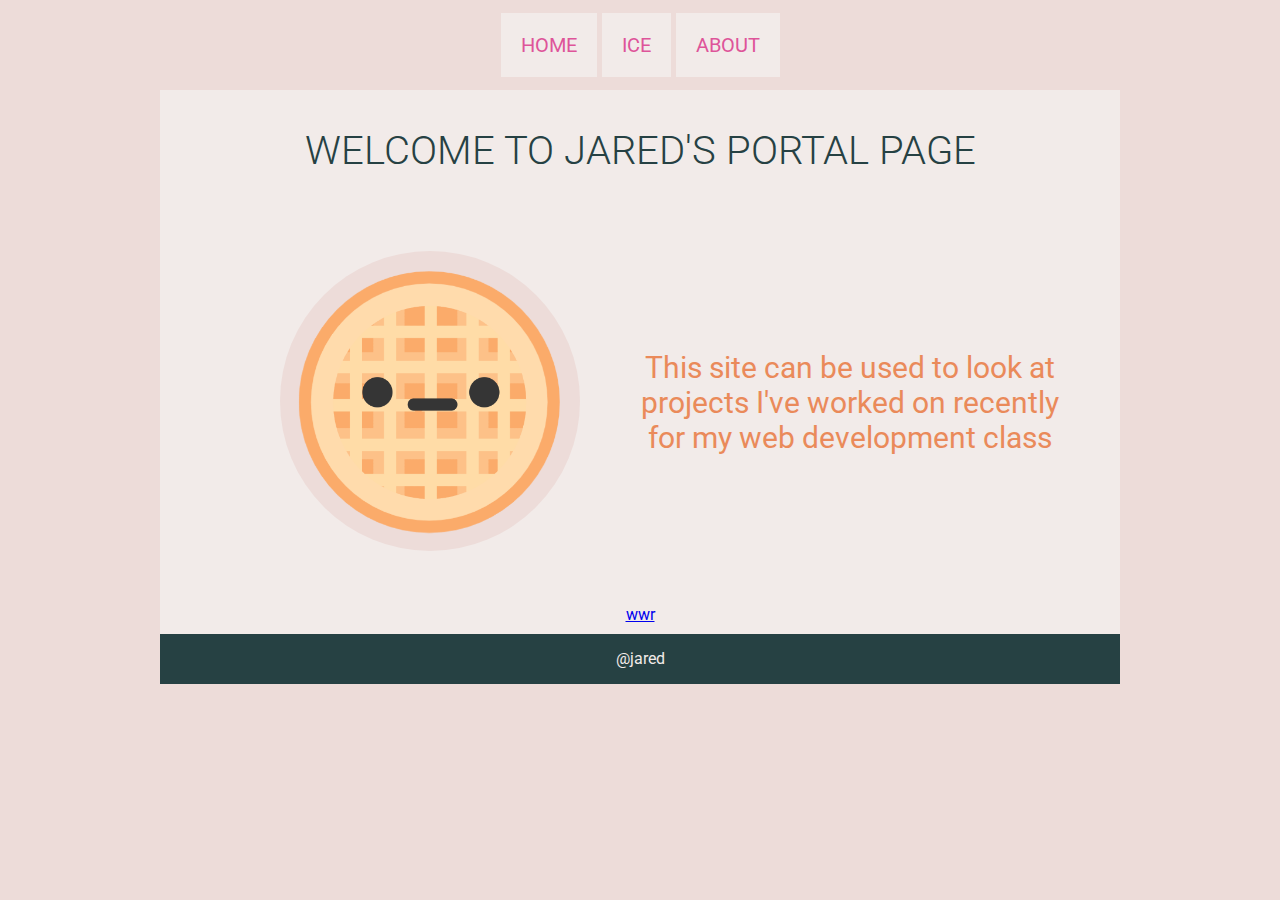
<file: index.html>
<!DOCTYPE html>
<html lang="en">
<head>
    <meta charset="UTF-8">
    <meta name="viewport" content="width=device-width, initial-scale=1.0">
    <link rel="stylesheet" href="styles/style.css">
    <link href="https://fonts.googleapis.com/css2?family=Roboto:ital,wght@0,100..900;1,100..900&display=swap" rel="stylesheet">
    <title>Document</title>
</head>
<body>
    <div>
        <nav class="nav-bar">
            <a href="index.html" class="nav-element">HOME</a>
            <a href="ice.html" class="nav-element">ICE</a>
            <a href="about.html" class="nav-element">ABOUT</a>
        </nav>
        <div class="welcome">
        </div>
        <div class="main-container">
            <h1>WELCOME TO JARED'S PORTAL PAGE</h1>
            <div class="content">
                <div>
                    <img src="images/waffle_icon.png" alt="waffle">
                </div>
                <div>
                    <p>This site can be used to look at projects I've worked on recently for my web development class</p>
                </div>
            </div>
            <a href="wwr" target="_blank" class="https://jared4080.github.io/wwr/">wwr</a>
        </div>
    </div>
    <footer>@jared</footer>
</body>
</html>
</file>
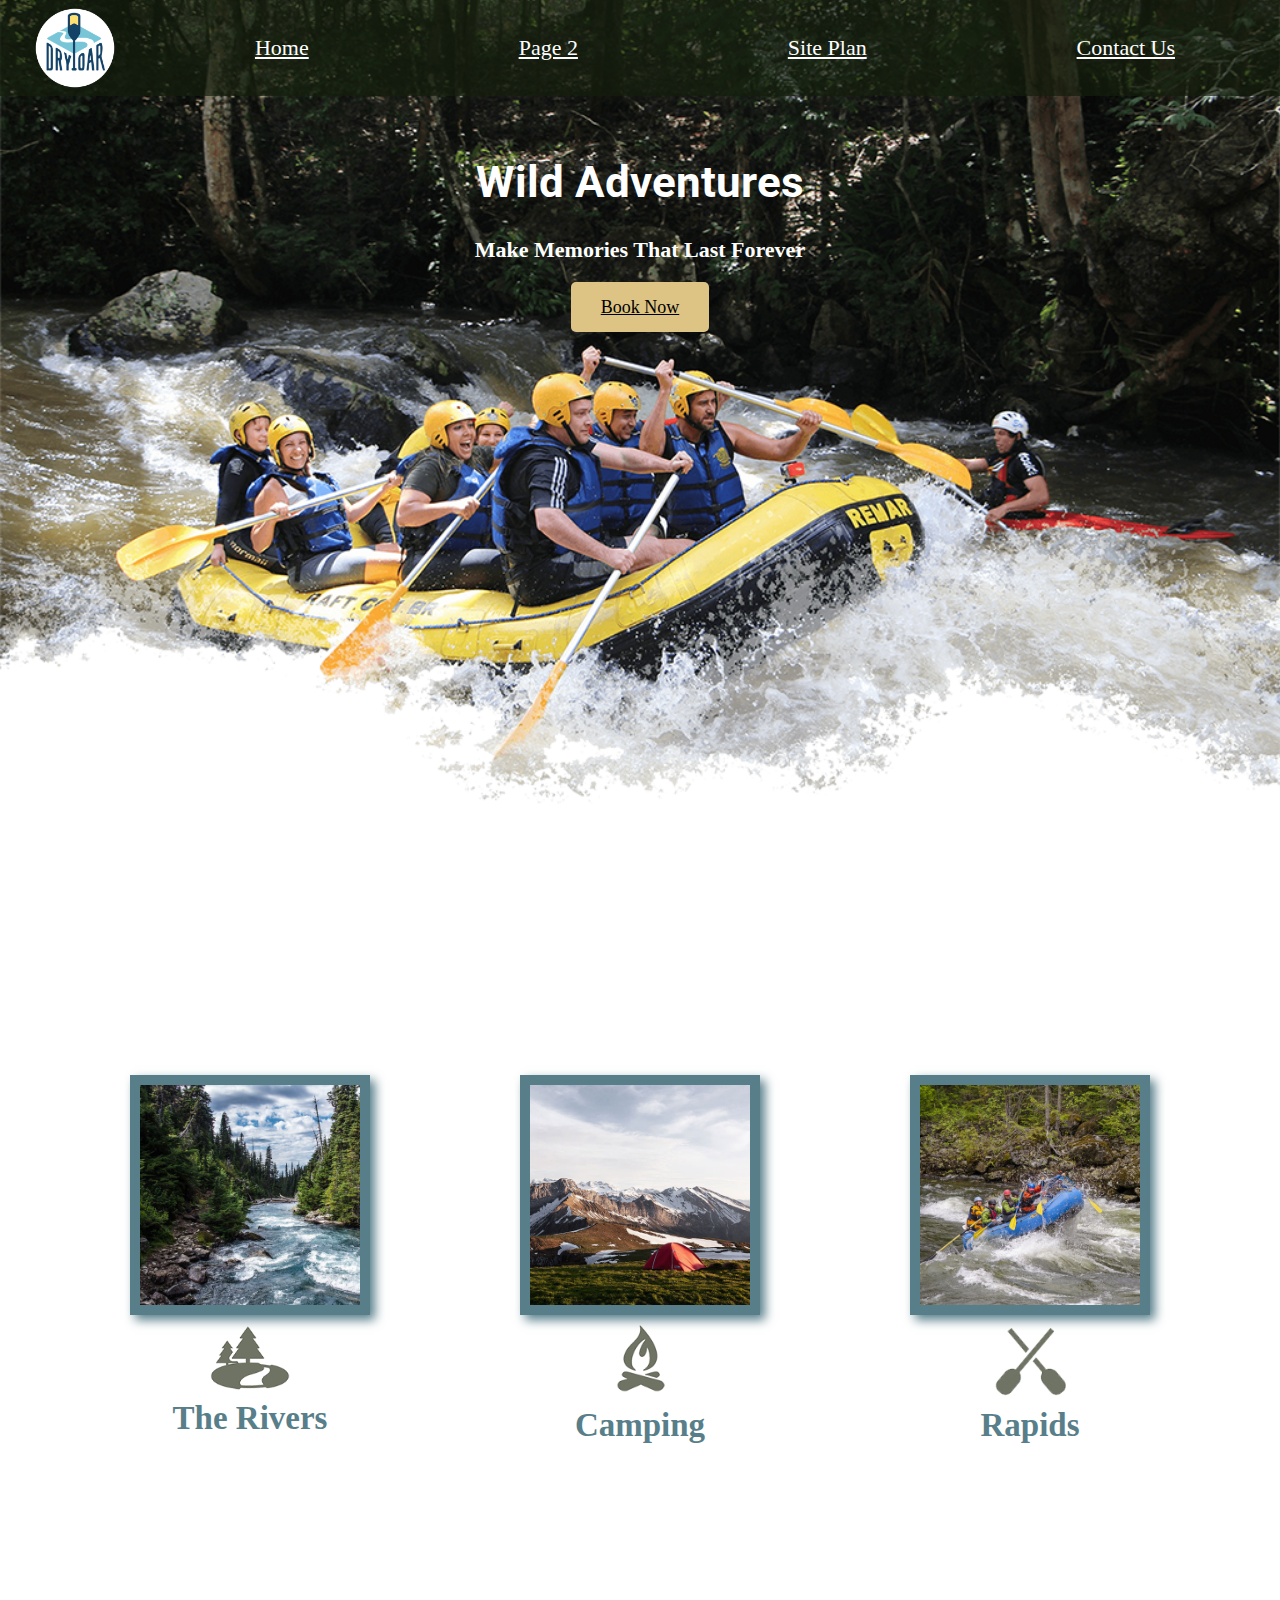
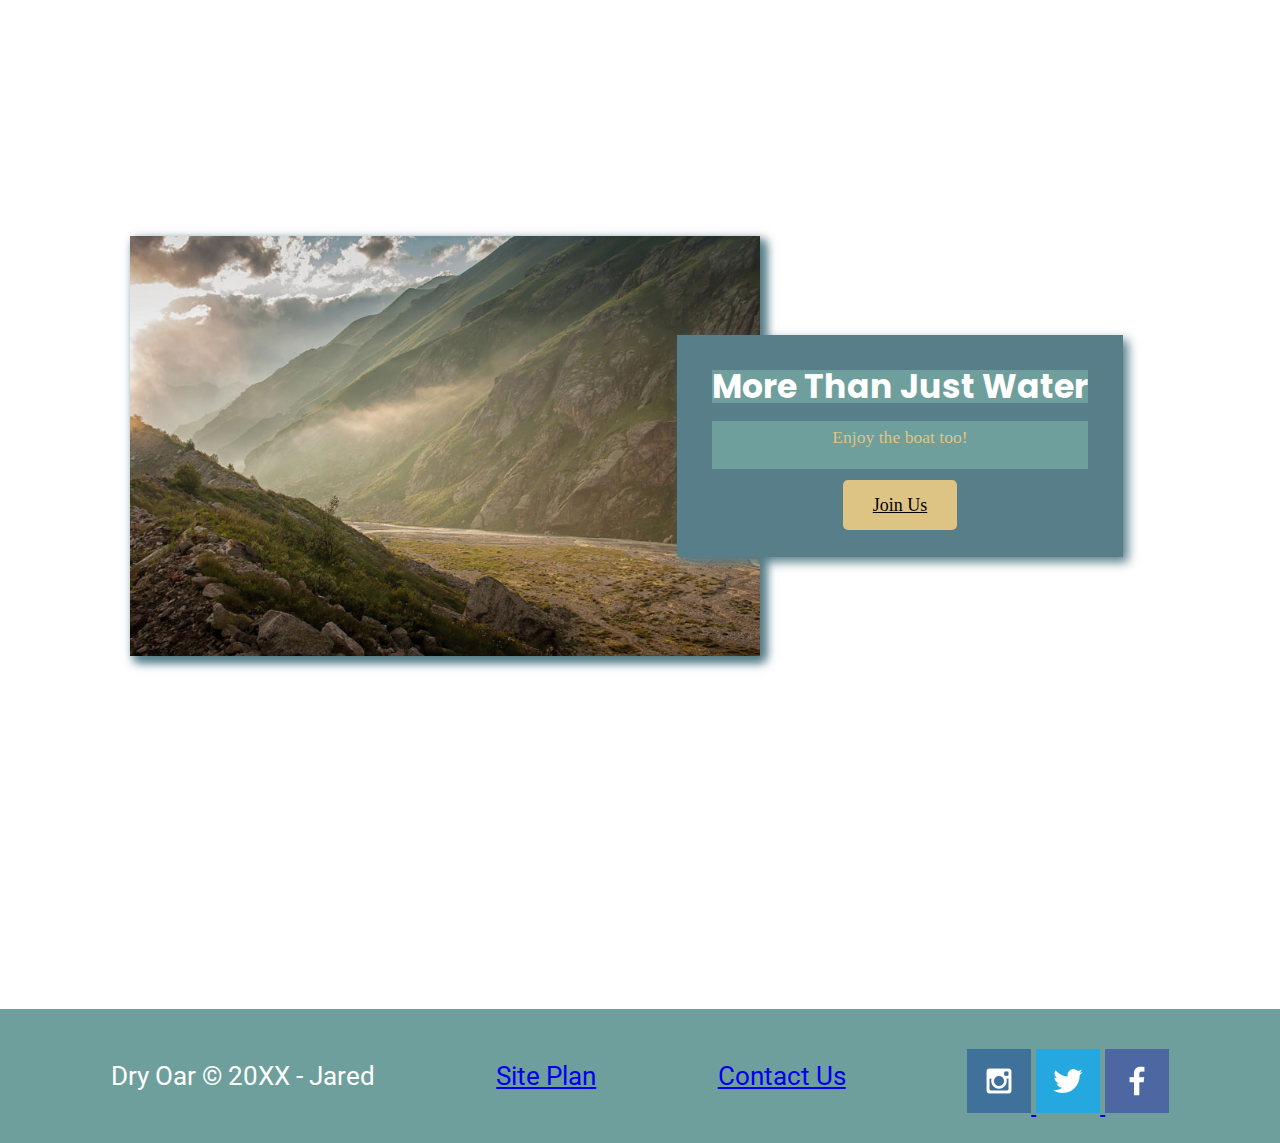
<file: wwr/index.html>
<!DOCTYPE html>
<html lang="en">
<head>
    <meta charset="UTF-8">
    <meta http-equiv="X-UA-Compatible" content="IE=edge">
    <meta name="viewport" content="width=device-width, initial-scale=1.0">
    <link rel="stylesheet" href="styles/style.css">
    <link href=https://fonts.googleapis.com/css2?family=Roboto&family=Poppins&display=swap" rel="stylesheet">

    <title>Whitewater Rafting Vacations | Dry Oar Boating | Home</title>
</head>
<body>
    <div id="content">
        <header>
            <a id="logo_link" href="index.html">
                <img class="logo" src="images/logo.png" alt="Dry Oar Logo">
            </a>
            <nav>
                <a href="index.html">Home</a>
                <a href="#">Page 2</a>
                <a href="site-plan-rafting.html">Site Plan</a>
                <a href="contactus.html">Contact Us</a>
            </nav>
        </header>
    <div id="hero">
        <div id="hero-box">
            <img id="hero-img" src="images/hero.png" alt="Look at these people enjoying white water rafting">
        </div>
        <section id="hero-msg">
            <h1 class="home-title">Wild Adventures</h1>
            <h4>Make Memories That Last Forever</h4>
            <div class='button-box'>
                <a class='book' href="contactus.html">Book Now</a>
            </div>
        </section>
    </div>
    <main class="home-grid">
        <section class="rivers-card">
            <img class="card-img" src="images/rivers.jpg" alt="rivers">
            <img class="icon" src="images/river_icon.png" alt="river icon">
            <h2>The Rivers</h2>
        </section>
        <section class="camping-card">
            <img class="card-img" src="images/camping.jpg" alt="tent in mountains">
            <img class="icon" src="images/fire_icon.png" alt="fire icon">
            <h2>Camping</h2>
        </section>
        <section class="rapids-card">
            <img class="card-img" src="images/rapids.jpg" alt="rapids boat">
            <img class="icon" src="images/oars.png" alt="oars icon">
            <h2>Rapids</h2>
        </section>
        <img class="mountains" src="images/mountains.jpg" alt="Mountains in Clouds">
        <div id="background"></div>
        <img class="mountains" src="images/mountains.jpg">
        <section class="msg">
            <h2>More Than Just Water</h2>
            <p>Enjoy the boat too!</p>
            <a class='join' href="rivers.html">Join Us</a>
        </section>
    </main>
    <footer>
        <p>Dry Oar &copy; 20XX - Jared</p>
        <p><a href="site-plan-rafting.html">Site Plan</a></p>
        <p><a href="contactus.html">Contact Us</a></p>
        <div class="social">
            <a href="https://instagram.com" target="_blank">
                <img src="images/instagram.png" alt="instagram icon">
            </a>
            <a href="https://twitter.com" target="_blank">
                <img src="images/twitter.png" alt="twitter icon">
            </a>
            <a href="https://facebook.com" target="_blank">
                <img src="images/facebook.png" alt="facebook icon">
            </a>
        </div>
    </footer>
</div>
</body>
</html>
</file>
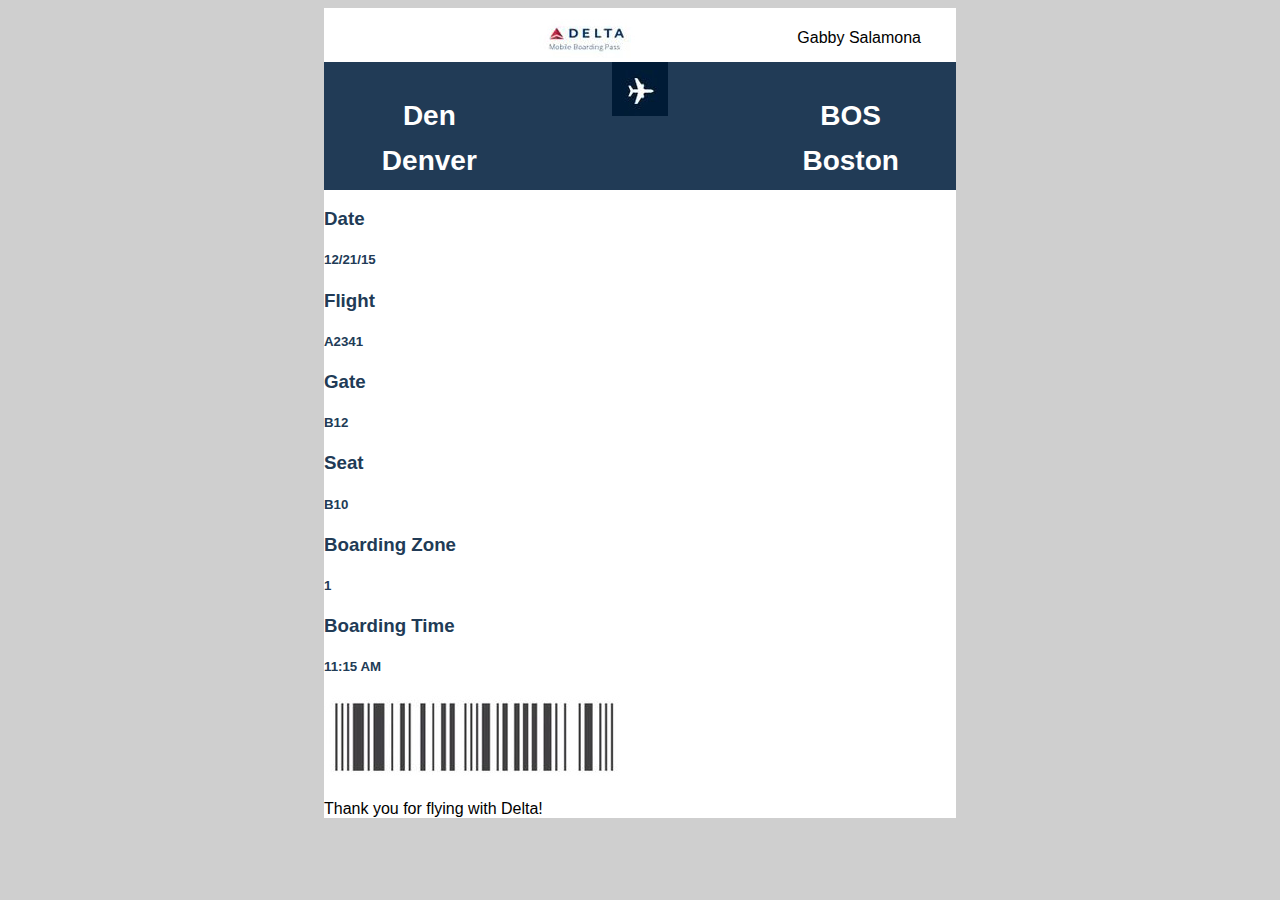
<file: ice/boardingpass/index.html>
<!DOCTYPE html>
<html lang="en">
<head>
    <meta charset="UTF-8">
    <meta name="viewport" content="width=device-width, initial-scale=1.0">
    <title>Boarding Pass</title>
    <link rel="stylesheet" href="styles.css">
</head>
<body>
    <div id="boardingpass">
        <header>
            <div class="logo"><img src="images/boarding-pass-delta.jpg" alt="Delta Logo"></div>
            <div class="name">Gabby Salamona</div>
        </header>
        <main>
        <div class="departureinfo">
            <div><h4>Departs 12:45pm</h4><h2>Den</h2><h2>Denver</h2></div>
            <div><img src="images/boarding-pass-plane.jpg" alt = "Plane Icon"></div>
            <div><h4>Arrives 12:45pm</h4><h2>BOS</h2><h2>Boston</h2></div>
        </div>
        <div>
            <div class="gateinfo">
                <section><h3>Date</h3><h5>12/21/15</h5></section>
                <section><h3>Flight</h3><h5>A2341</h5></section>
                <section><h3>Gate</h3><h5>B12</h5></section>
                <section><h3>Seat</h3><h5>B10</h5></section>
                <section><h3>Boarding Zone</h3><h5>1</h5></section>
                <section><h3>Boarding Time</h3><h5>11:15 AM</h5></section>
            </div>
        </div>
    </main>
    <footer>
        <img src="images/boarding-pass-barcode.jpg" alt="barcode">
        <p>Thank you for flying with Delta!</p>
        
    </footer>
</div>
</body>
</html>
</file>
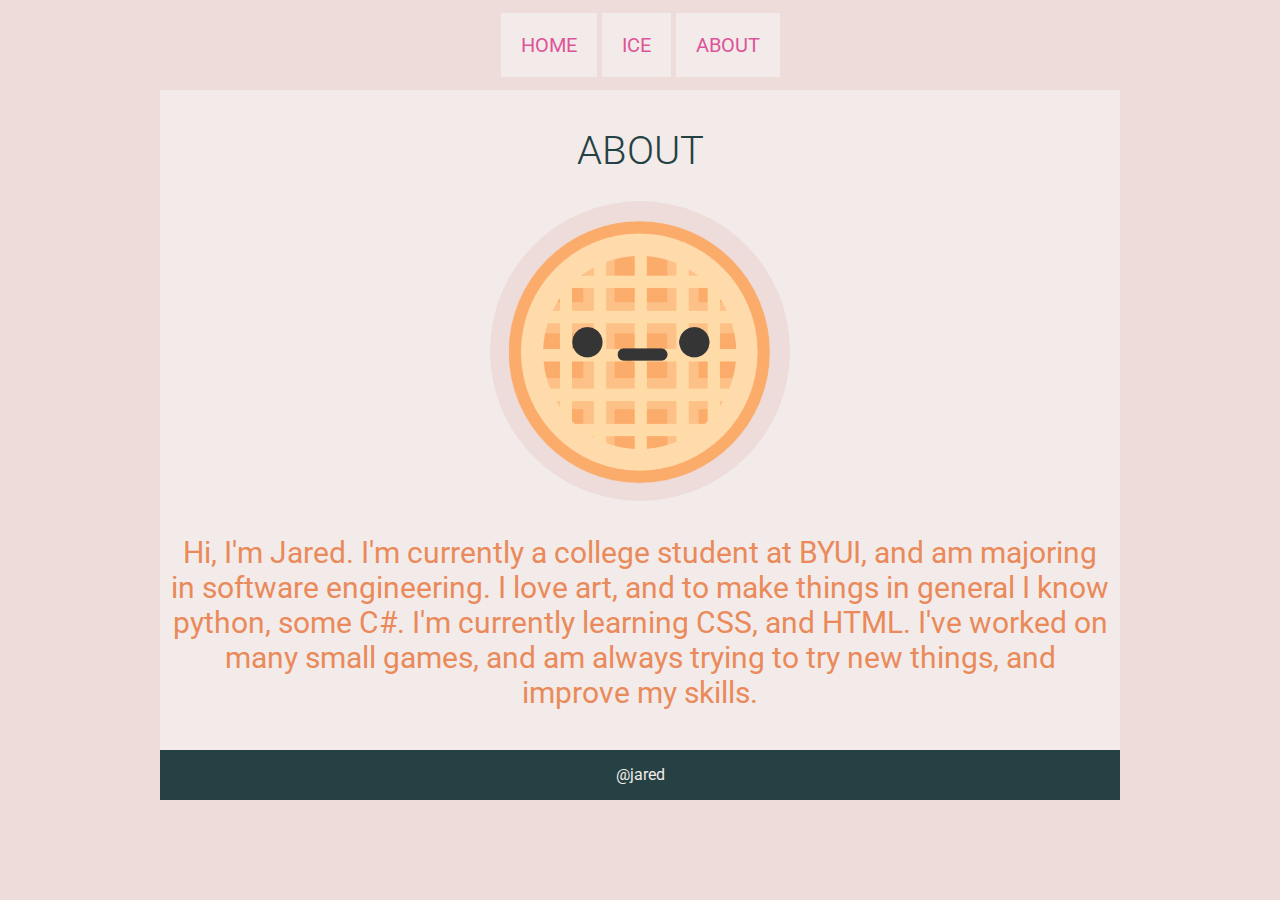
<file: about.html>
<!DOCTYPE html>
<html lang="en">
<head>
    <meta charset="UTF-8">
    <meta name="viewport" content="width=device-width, initial-scale=1.0">
    <link rel="stylesheet" href="styles/style.css">
    <link href="https://fonts.googleapis.com/css2?family=Roboto:ital,wght@0,100..900;1,100..900&display=swap" rel="stylesheet">
    <title>Document</title>
</head>
<body>
    <nav>
        <a href="index.html" class="nav-element">HOME</a>
        <a href="ice.html" class="nav-element">ICE</a>
        <a href="about.html" class="nav-element">ABOUT</a>
    </nav>
    <div class="main-container">
        <h1>ABOUT</h1>
        <img src="images/waffle_icon.png" alt="image">
        <div>
            <p>Hi, I'm Jared. I'm currently a college student at BYUI, and am majoring in software engineering. I love art, and to make things in general
                I know python, some C#. I'm currently learning CSS, and HTML. 
                I've worked on many small games, and am always trying to try new things, and improve my skills.</p>
        </div>
    </div>
    <footer>@jared</footer>
</body>
</html>
</file>
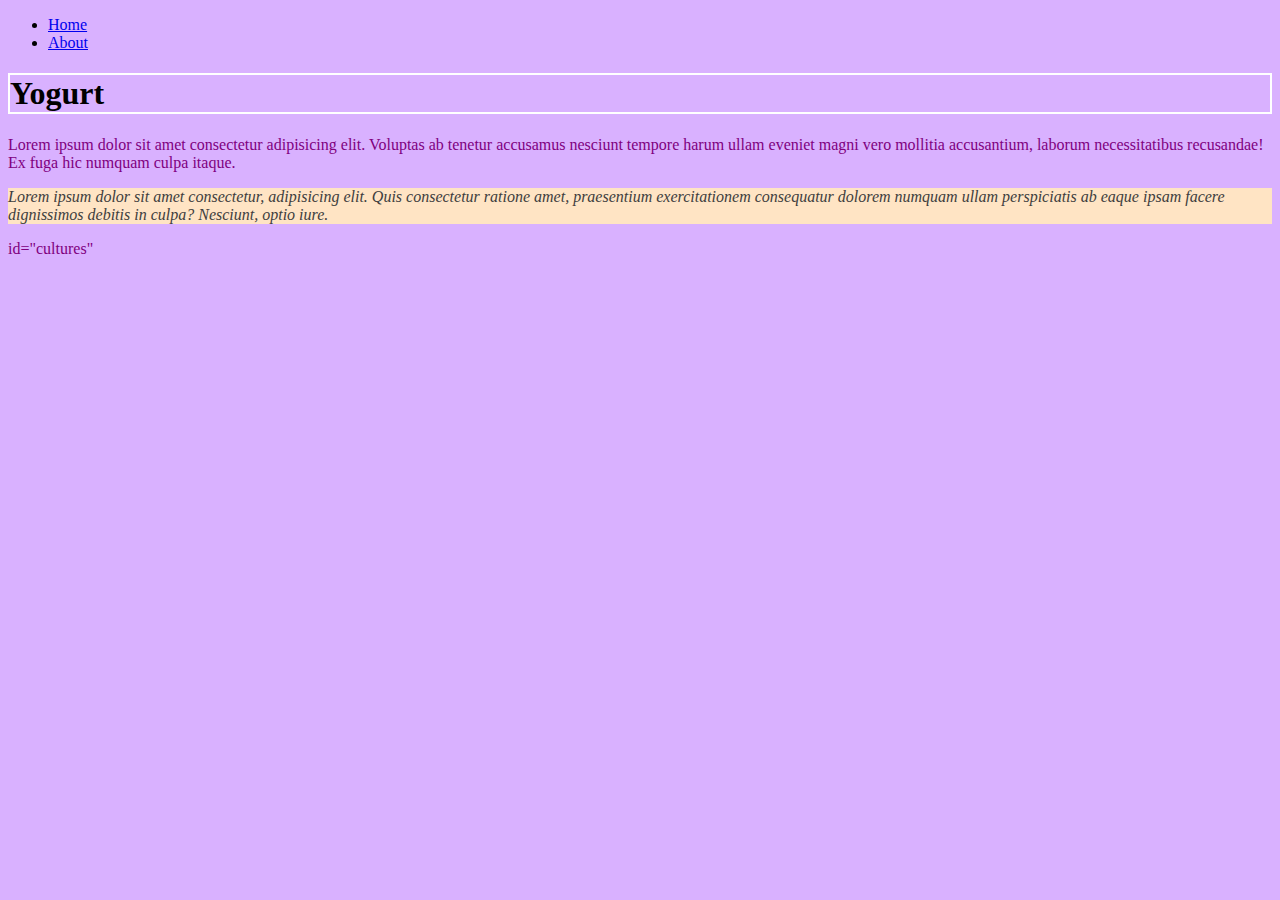
<file: ice/basics/basics.html>
<!DOCTYPE html>
<html lang="en">
<head>
    <meta charset="UTF-8">
    <meta name="viewport" content="width=device-width, initial-scale=1.0">
    <title>Document</title>
    <link rel="stylesheet" href="beautiful.css">
</head>
<body>
    <header>
        <nav>
            <ul>
                <li><a href="index.html">Home</a></li>
                <li><a href="basics.html">About</a></li>
    </ul>
        </nav>

    </header>
    <main>
        <section>
            <h1>Yogurt</h1>
            <p>Lorem ipsum dolor sit amet consectetur adipisicing elit. Voluptas ab tenetur accusamus nesciunt tempore harum ullam eveniet magni vero mollitia accusantium, laborum necessitatibus recusandae! Ex fuga hic numquam culpa itaque.</p>
            <p class="flavors">Lorem ipsum dolor sit amet consectetur, adipisicing elit. Quis consectetur ratione amet, praesentium exercitationem consequatur dolorem numquam ullam perspiciatis ab eaque ipsam facere dignissimos debitis in culpa? Nesciunt, optio iure.
            </p>
            <p> id="cultures"</p>
        </section>

    </main>
    <footer>

    </footer>
</body>
</html>
</file>
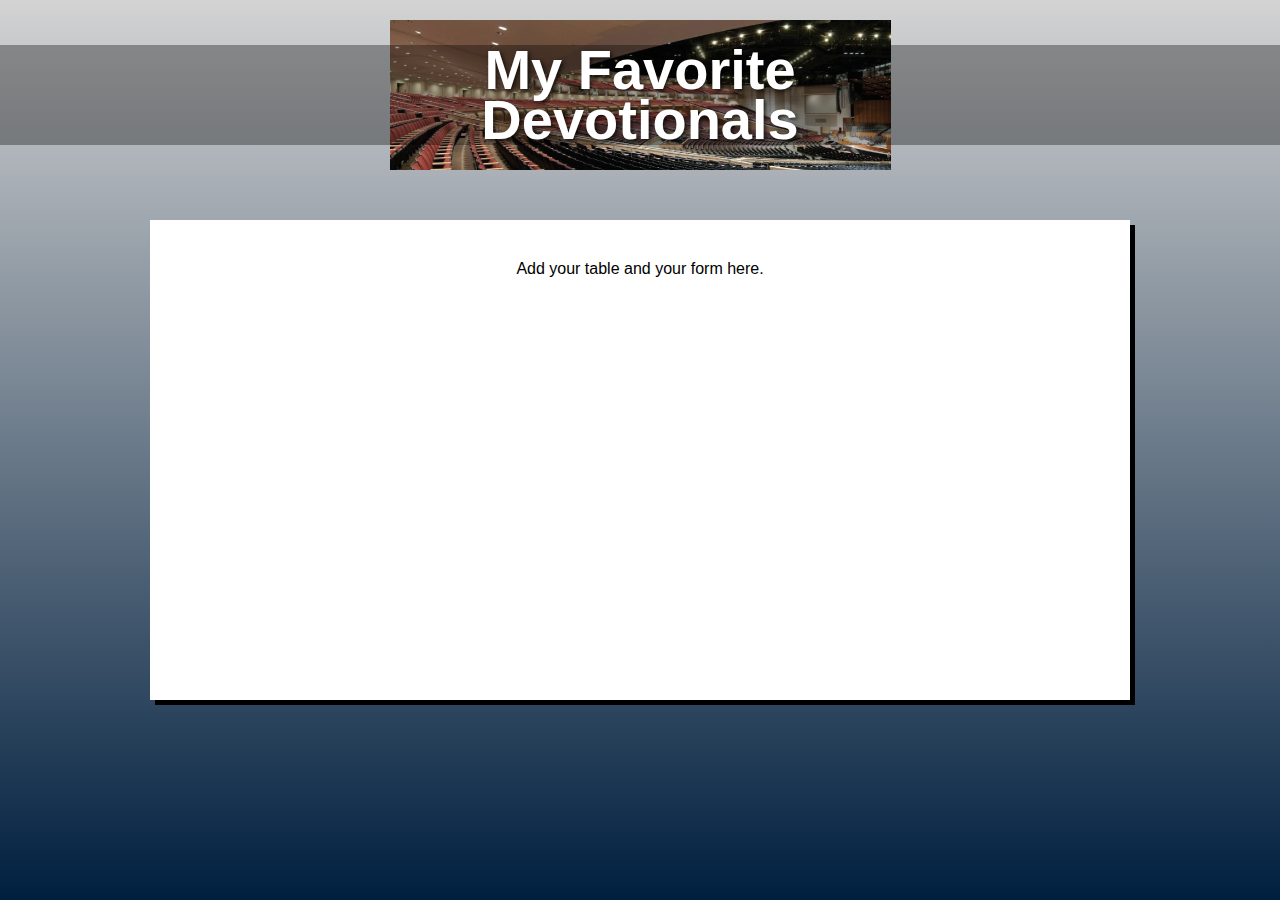
<file: ice/favorite_devo/favdevo.html>
<!DOCTYPE html>
<html lang="en">
<head>
  <meta charset="UTF-8" />
  <meta name="viewport" content="width=device-width, initial-scale=1.0"/>
  <title>My Favorite Devotionals</title>
  <link rel="stylesheet" href="styles/styles.css" />
</head>
<body>
  <div class="container">
    <header class="header">
      <div class="header-image">
        <h1>My Favorite<br>Devotionals</h1>
      </div>
    </header>
    <main>
      <div class="content-box">
        <!-- Add your devotional content here -->
         Add your table and your form here.
      </div>
    </main>
  </div>
</body>
</html>
</file>
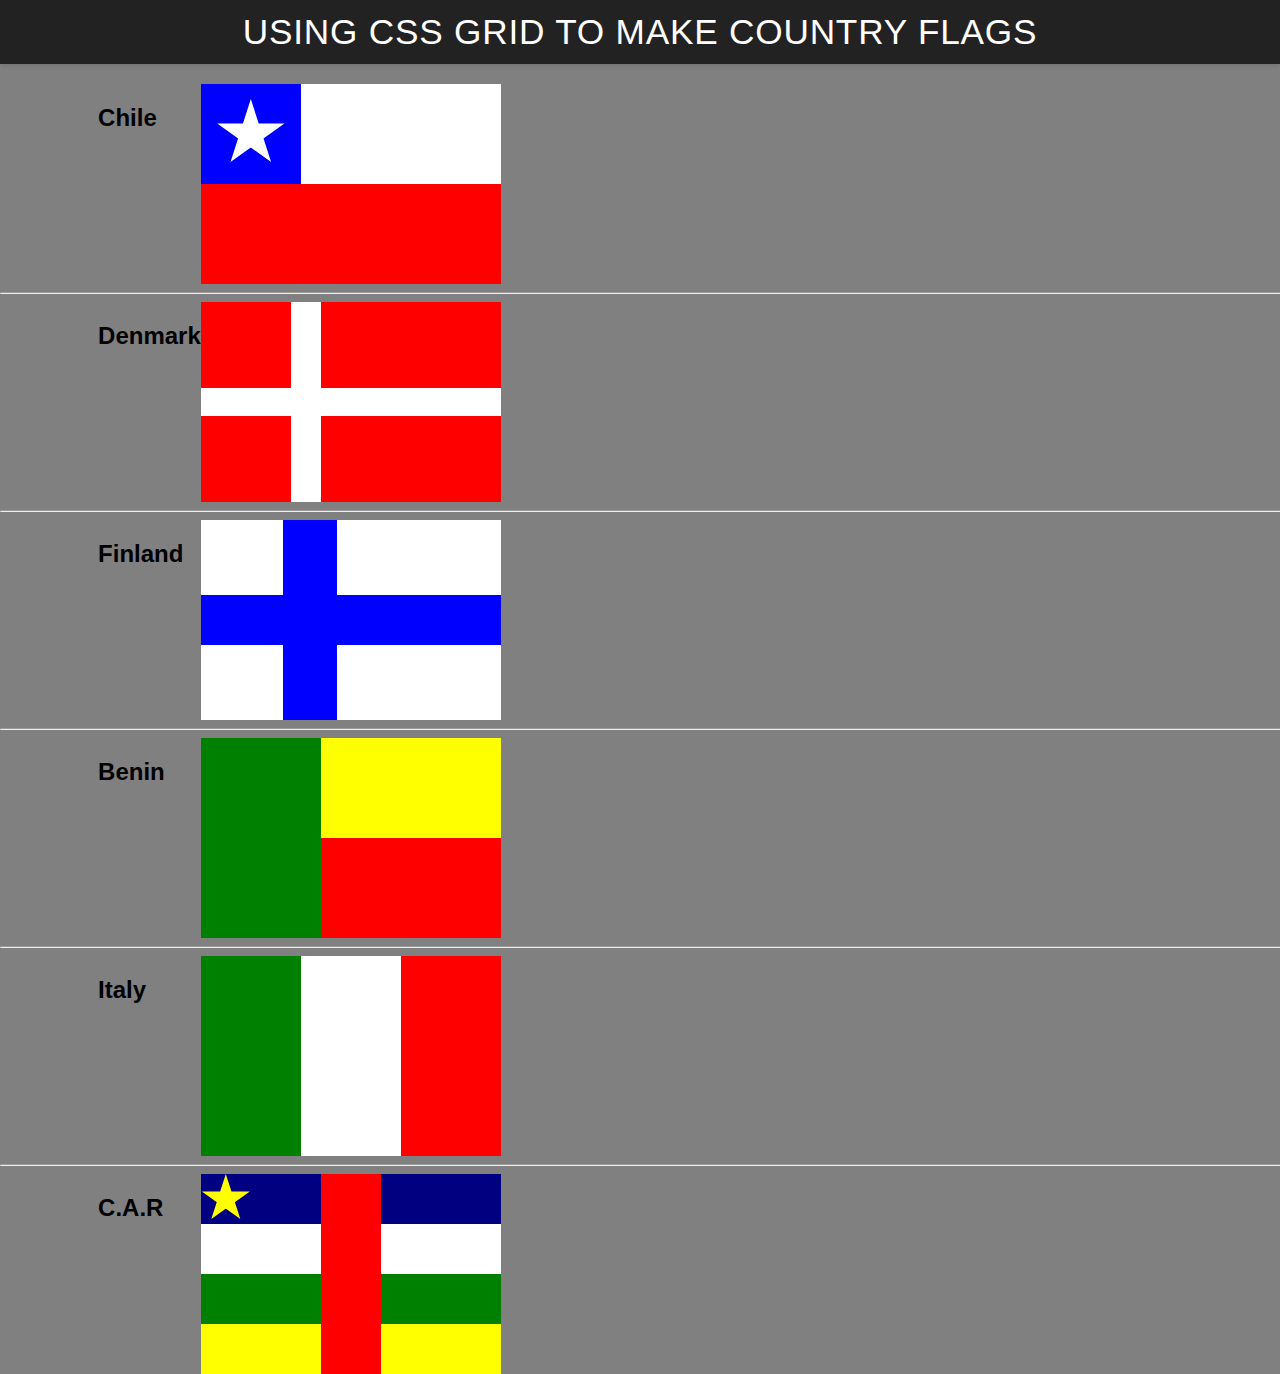
<file: ice/grid_flags/flags.html>
<!DOCTYPE html>
<html lang="en">

<head>
    <meta charset="UTF-8">
    <meta name="viewport" content="width=device-width, initial-scale=1.0">
    <title>Flag</title>
    <style>
        body {
            margin: 0;
            font-family: 'Helvetica Neue', sans-serif;
            background-color: gray;
        }

        header {
            background-color: #222;
            color: #fff;
            padding: 0.75rem 1.5rem;
            display: flex;
            align-items: center;
            justify-content: center;
            font-size: 1.1rem;
            letter-spacing: 0.05rem;
            text-transform: uppercase;
            box-shadow: 0 2px 4px rgba(0, 0, 0, 0.1);
        }

        header h1 {
            margin: 0;
            font-weight: 400;
        }
        main {
            display: grid;
            grid-template-columns: .1fr .1fr 1fr .1fr;
            margin-top: 20px;
        }
        hr {
            width: 100%;
            grid-column: 1 / 5;
        }
        h2 {
            grid-column: 2/3;
        }

        #blue {
            background: blue;
            grid-column: 1 / 2;
            display: grid;
            align-items: center;
            justify-items: center;
        }

        #white {
            background: white;
            grid-column: 2 / 4;
        }

        #red {
            background: red;
            grid-column: 1 / 4;
        }

        #chile {
            display: grid;
            grid-template-columns: 1fr 1fr 1fr;
            grid-template-rows: 1fr 1fr;
            height: 200px;
            width: 300px;
        }

        #denmark {
            display: grid;
            grid-template-columns: repeat(10, 1fr);
            grid-template-rows: repeat(7, 1fr);
            height: 200px;
            width: 300px;
        }

        #dred1 {
            background-color: red;
            grid-area: 1 / 1 / 8 / 11;
        }
        
        #dred2 {
            background-color: white;
            grid-column: 2 / 4;
            grid-area: 1 / 4 / 8 / 4;
            z-index: 1;
        }

        #dred3 {
            background-color: white;
            grid-area: 4 / 11 / 4 / 1;
            z-index: 1;
        }

        #finland {
            display: grid;
            grid-template-columns: repeat(11, 1fr);
            grid-template-rows: repeat(8, 1fr);
            height: 200px;
            width: 300px;
        }

        #fwhite1 {
            background-color: white;
            grid-area: 1 / 1 / 9 / 12;
        }

        #fwhite2 {
            background-color: blue;
            grid-column: 4 / 6;
            grid-row: 1 / 9;
            z-index: 1;
        }

        #fwhite3 {
            background-color: blue;
            grid-column: 1 / 12;
            grid-row: 4 / 6;
        }

        #benin {
            display: grid;
            grid-template-columns: repeat(5, 1fr);
            grid-template-rows: repeat(4, 1fr);
            height: 200px;
            width: 300px;
        }

        #bgreen {
            background-color: green;
            grid-column: 1 / 3;
            grid-row: 1 / 5;
        }

        #byellow {
            background-color: yellow;
            grid-column: 3 / 6;
            grid-row: 1 / 3;
        }

        #bred {
            background-color: red;
            grid-column: 3 / 6;
            grid-row: 3 / 5;
        }

        #italy {
            display: grid;
            grid-template-columns: repeat(3, 1fr);
            height: 200px;
            width: 300px;
        }

        #igreen {
            background-color: green;
        }

        #iwhite {
            background-color: white;
        }

        #ired {
            background-color: red;
        }

        #car {
            display: grid;
            grid-template-columns: repeat(5, 1fr);
            grid-template-rows: repeat(4, 1fr);
            height: 200px;
            width: 300px;
        }

        #cblue {
            background-color: navy;
            grid-column: 1 / 6;
            grid-row: 1 / 1;
        }

        #cwhite {
            background-color: white;
            grid-column: 1 / 6;
            grid-row: 2 / 2;
        }

        #cgreen {
            background-color: green;
            grid-column: 1 / 6;
            grid-row: 3 / 3;
        }

        #cyellow {
            background-color: yellow;
            grid-column: 1 / 6;
            grid-row: 4 / 4;
        }

        #cred {
            background-color: red;
            grid-column-start: 3;
            grid-row: 1 / 6;
        }

        .star {
            width: 70px;
            aspect-ratio: 1;
            background: white;
            clip-path: polygon(50% 0, 79% 90%, 2% 35%, 98% 35%, 21% 90%);
        }

        .cstar {
            width: 50px;
            aspect-ratio: 1;
            background: yellow;
            clip-path: polygon(50% 0, 79% 90%, 2% 35%, 98% 35%, 21% 90%);
        }
    </style>
</head>

<body>
    <header>
        <h1>Using CSS Grid to make Country Flags</h1>
    </header>
    <main>
        <h2>Chile</h2>
        <div id="chile">
            <div id="blue">
                <div class="star"></div>
            </div>
            <div id="white"></div>
            <div id="red"></div>
        </div>
        <hr>

        <h2>Denmark</h2>
        <div id="denmark">
            <div id="dred1"></div>
            <div id="dred2"></div>
            <div id="dred3"></div>
            <div id="dred4"></div>
        </div>
        <hr>

        <h2>Finland</h2>
        <div id="finland">
            <div id="fwhite1"></div>
            <div id="fwhite2"></div>
            <div id="fwhite3"></div>
            <div id="fwhite4"></div>
        </div>
        <hr>

        <h2>Benin</h2>
        <div id="benin">
            <div id="bgreen"></div>
            <div id="byellow"></div>
            <div id="bred"></div>
        </div>
        <hr>

        <h2>Italy</h2>
        <div id="italy">
            <div id="igreen"></div>
            <div id="iwhite"></div>
            <div id="ired"></div>
        </div>
        <hr>

        <h2>C.A.R</h2>
        <div id="car">
            <div id="cblue">
                <div class="cstar"></div>
            </div>
            <div id="cwhite"></div>
            <div id="cgreen"></div>
            <div id="cyellow"></div>
            <div id="cred"></div>
        </div>
    </main>
</body>

</html>
</file>
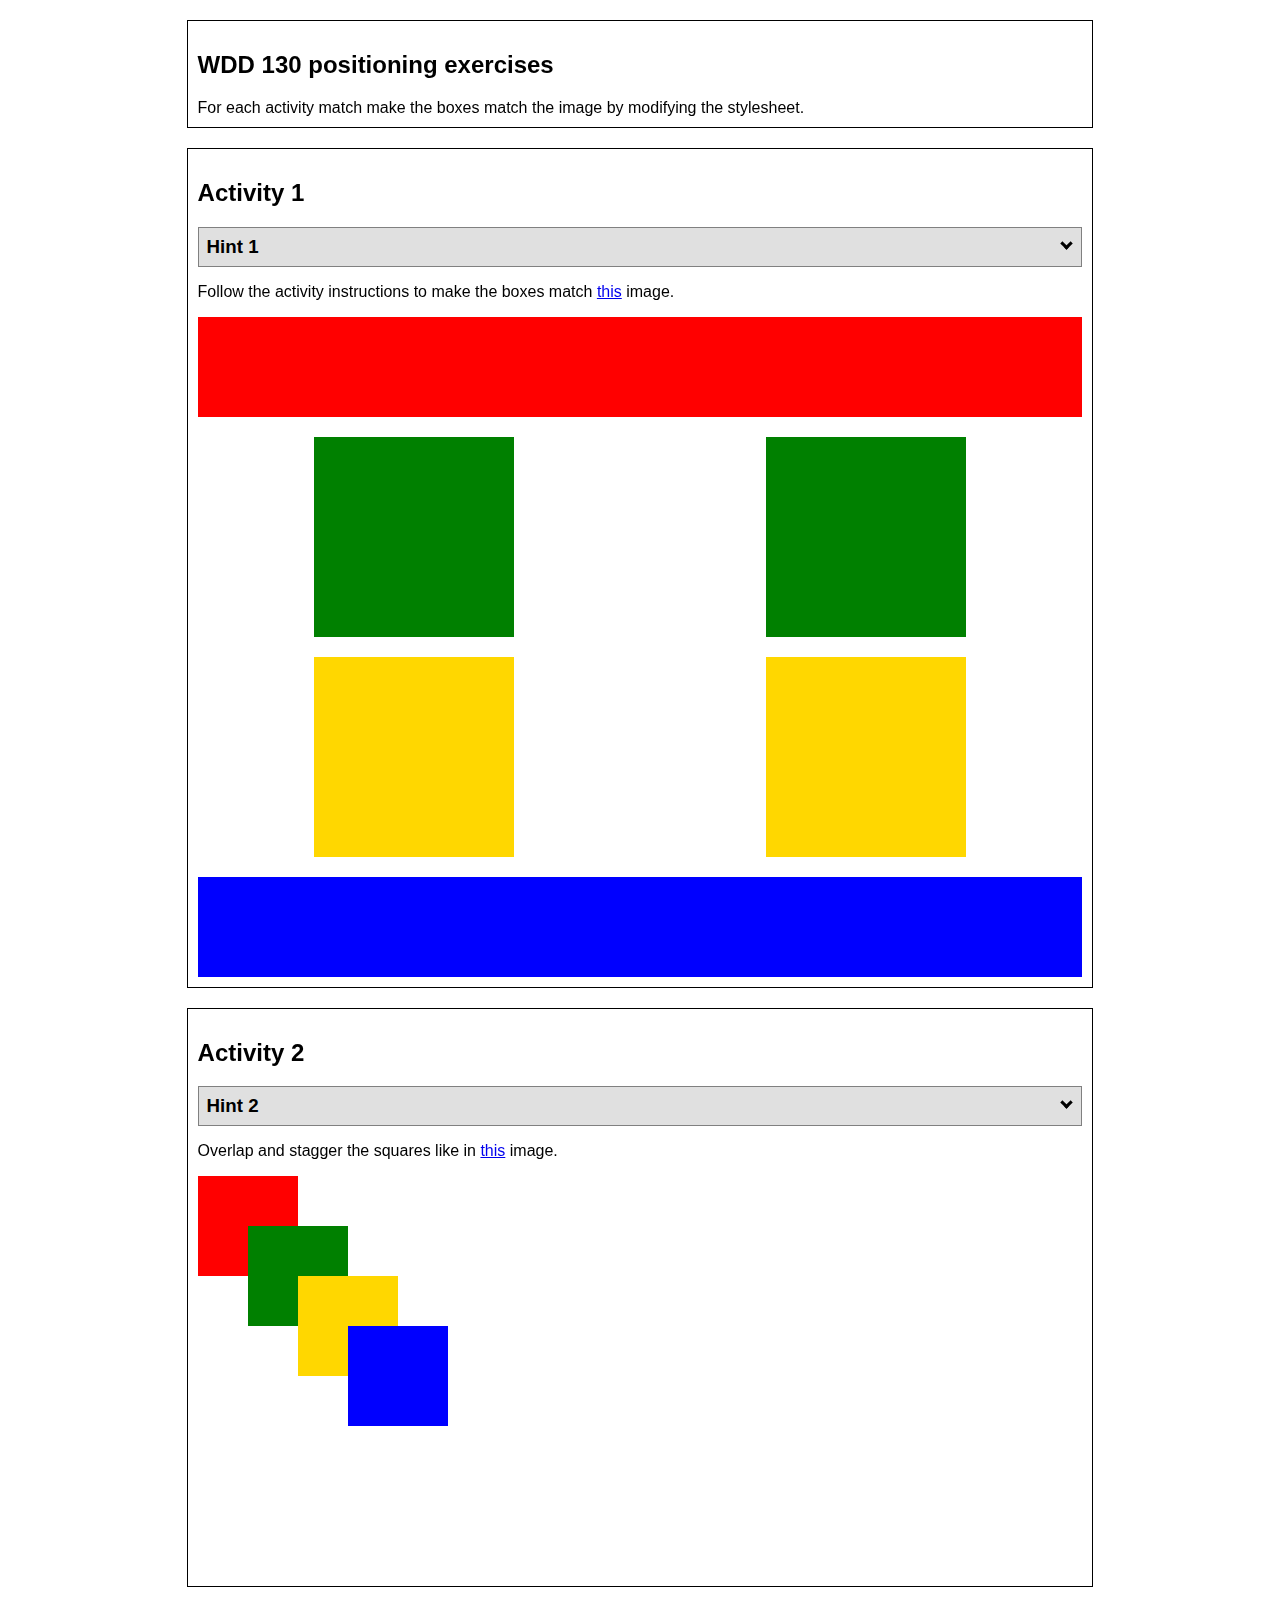
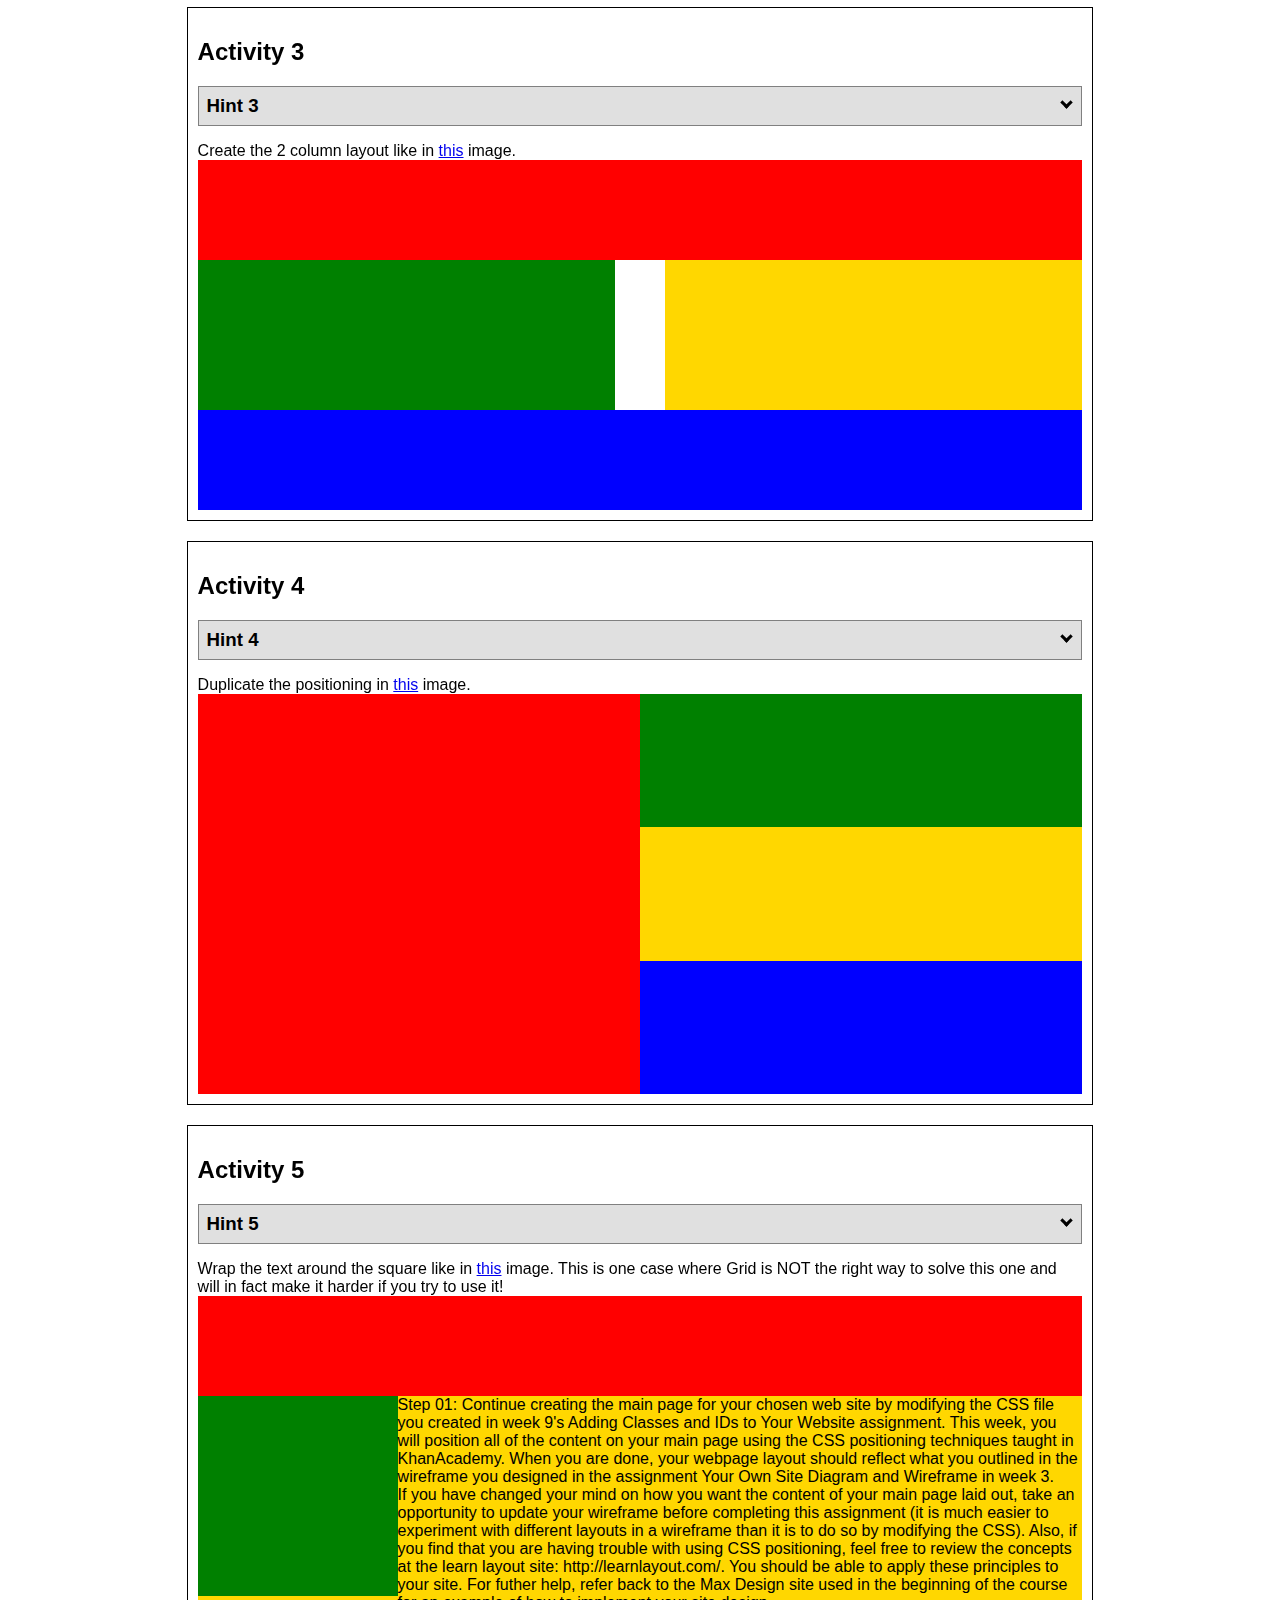
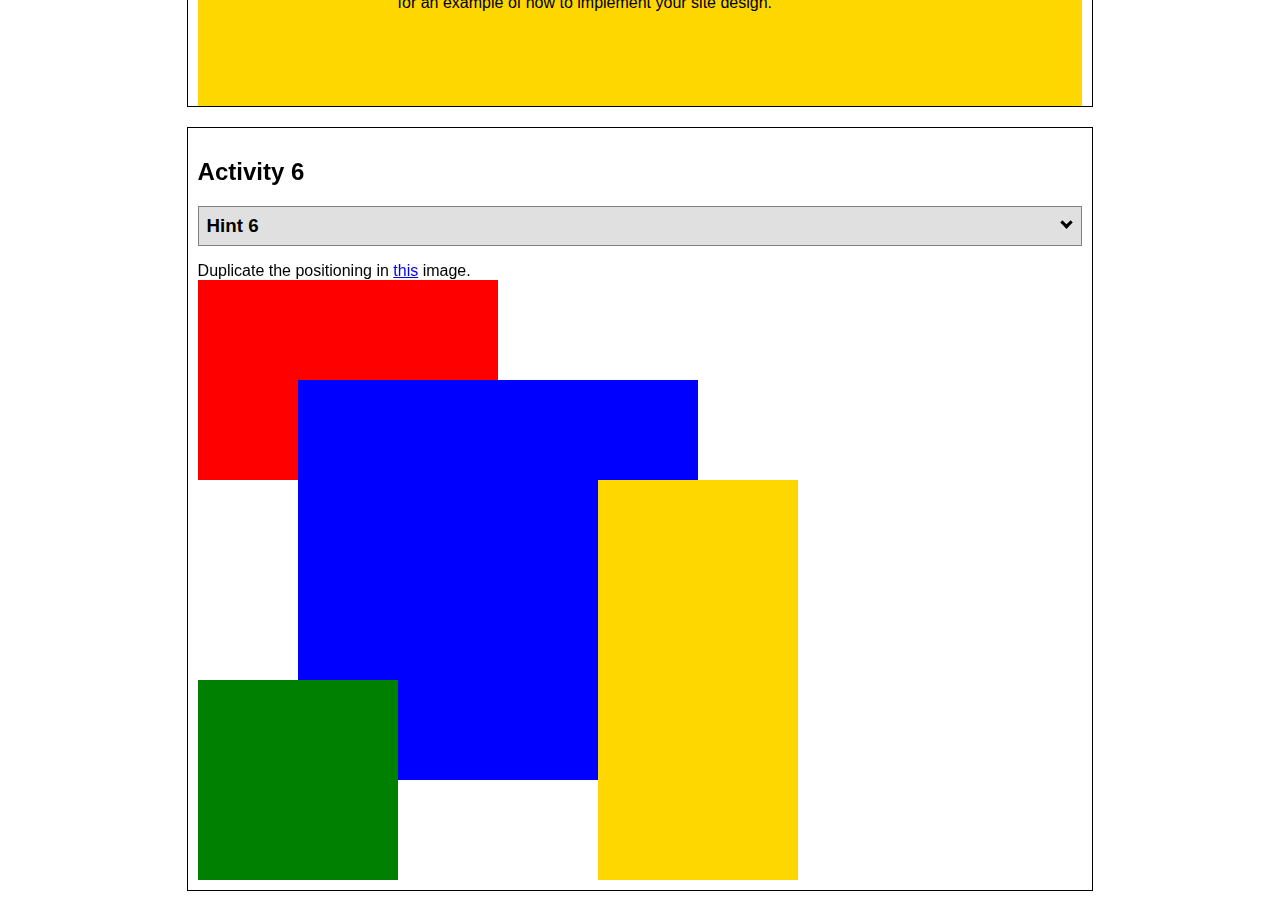
<file: ice/positioning/positioning.html>
<!DOCTYPE html>
<html lang="en">
  <head>
    <!-- HTML - Name: positioning.html -->
    <title>Positioning Activity</title>
    <link rel="stylesheet" type="text/css" href="positionstyles.css" />
  </head>
  <body>
    <div class="activity">
      <h2>WDD 130 positioning exercises</h2>
      For each activity match make the boxes match the image by modifying the stylesheet.</div>
    <div class="activity">
      <h2>Activity 1</h2>
      <section class="hint"><input type="checkbox" ><i></i> <h3>Hint 1</h3><div><p>Use the activity instructions for the firt activity</a></p></div></section>
      <p>Follow the activity instructions to make the boxes match  <a href="images/example1.png" target="_blank">this</a> image.</p>
      <div class="content1" >
        <div class="red1" ></div>
        <div class="green1" ></div>
        <div class="green1" ></div>
        <div class="yellow1"></div>
        <div class="yellow1"></div>
        <div class="blue1"></div>
      </div>
    </div>
    <div class="activity">
      <h2>Activity 2</h2>
      <section class="hint"><input type="checkbox" > <h3>Hint 2</h3><i></i><div>
      <ul>
      <li>grid-template-columns: 50px 50px 50px 50px 50px </li></ul></div></section>
      <p>Overlap and stagger the squares like in <a href="images/example2.png" target="_blank">this</a> image.</p>
      <div class="content2" >
        <div class="red2" ></div>
        <div class="green2" ></div>
        <div class="yellow2"></div>
        <div class="blue2"></div>
      </div>
    </div>
    <div class="activity">
      <h2>Activity 3</h2>
      <section class="hint"><input type="checkbox" > <h3>Hint 3</h3><i></i><div><p>This one is going to be best solved with CSS Grid. Remember to make the boxes the right width first...then start moving them around. </p><h4>Properties used:</h4><ul><li>display:grid;</li><li>grid-template-columns:</li><li>grid-column-gap:</li>
        <li>grid-column:</li>  </ul></div></section>
      Create the 2 column layout like in <a href="images/example3.png" target="_blank">this</a>  image.
      <div class="content3" >
        <div class="red3" ></div>
        <div class="green3" ></div>
        <div class="yellow3"></div>
        <div class="blue3"></div>
      </div>
    </div>
    <div class="activity">
      <h2>Activity 4</h2>
      <section class="hint"><input type="checkbox" > <h3>Hint 4</h3><i></i><div><p>For the others we have been primarily concerned with width. For this one you will need to adjust height as well. </p><h4>Properties used:</h4><ul><li>display:grid;</li><li>grid-template-columns:</li><li>grid-row:</li></ul></div></section>
      Duplicate the positioning in <a href="images/example4.png" target="_blank">this</a> image. 
      <div class="content4" >
        <div class="red4" ></div>
        <div class="green4" ></div>
        <div class="yellow4"></div>
        <div class="blue4"></div>
      </div>
    </div>

    <div class="activity">
      <h2>Activity 5</h2>
      <section class="hint"><input type="checkbox" > <h3>Hint 5</h3><i></i><div><p>Grid is <strong>not</strong> the right way to do this.  In fact there is only one way to really do that...and that is with float. Remember that we float the thing we want the text to wrap around.  Also remember to start by making all the shapes the right size and shape.</p><h4>Properties used:</h4><ul><li>float: left;</li></ul></div></section>
      Wrap the text around the square like in <a href="images/example5.png" target="_blank">this</a> image. This is one case where Grid is NOT the right way to solve this one and will in fact make it harder if you try to use it!
      <div class="content5" >
        <div class="red5" ></div>
        <div class="green5" ></div>
        <div class="yellow5">Step 01: Continue creating the main page for your chosen web site by modifying the CSS file you created in week 9's Adding Classes and IDs to Your Website assignment. This week, you will position all of the content on your main page using the CSS positioning techniques taught in KhanAcademy. When you are done, your webpage layout should reflect what you outlined in the wireframe you designed in the assignment Your Own Site Diagram and Wireframe in week 3. <br />
          If you have changed your mind on how you want the content of your main page laid out, take an opportunity to update your wireframe before completing this assignment (it is much easier to experiment with different layouts in a wireframe than it is to do so by modifying the CSS). Also, if you find that you are having trouble with using CSS positioning, feel free to review the concepts at the learn layout site: http://learnlayout.com/. You should be able to apply these principles to your site. For futher help, refer back to the Max Design site used in the beginning of the course for an example of how to implement your site design.</div>
        <div class="blue5"></div>
      </div>
    </div>
    <div class="activity">
      <h2>Activity 6</h2>
      <section class="hint"><input type="checkbox" > <h3>Hint 6</h3><i></i><div><p>This one is all about visualizing the grid behind the layout. If you are having a hard time doing that first: all the sizes are even multiples of 100, and second here is another example with the lines drawn: <a href="images/example6-hint.png" target="_blank">example 6 with lines</a>. For this one you will find it easiest if you use px for the column width. You can also use <kbd>z-index</kbd> to control the element layering.    </p><h4>Properties used:</h4><ul><li>display:grid;</li><li>grid-template-columns:</li><li>grid-column:</li><li>grid-row:</li><li><a href="https://www.w3schools.com/cssref/pr_pos_z-index.asp" target="_blank">z-index:</a></li></ul></div></section>
      Duplicate the positioning in <a href="images/example6.png" target="_blank">this</a> image.
      <div class="content6" >
        <div class="red6" ></div>
        <div class="green6" ></div>
        <div class="yellow6"></div>
        <div class="blue6"></div>
      </div>
    </div>
  </body>
</html>
</file>
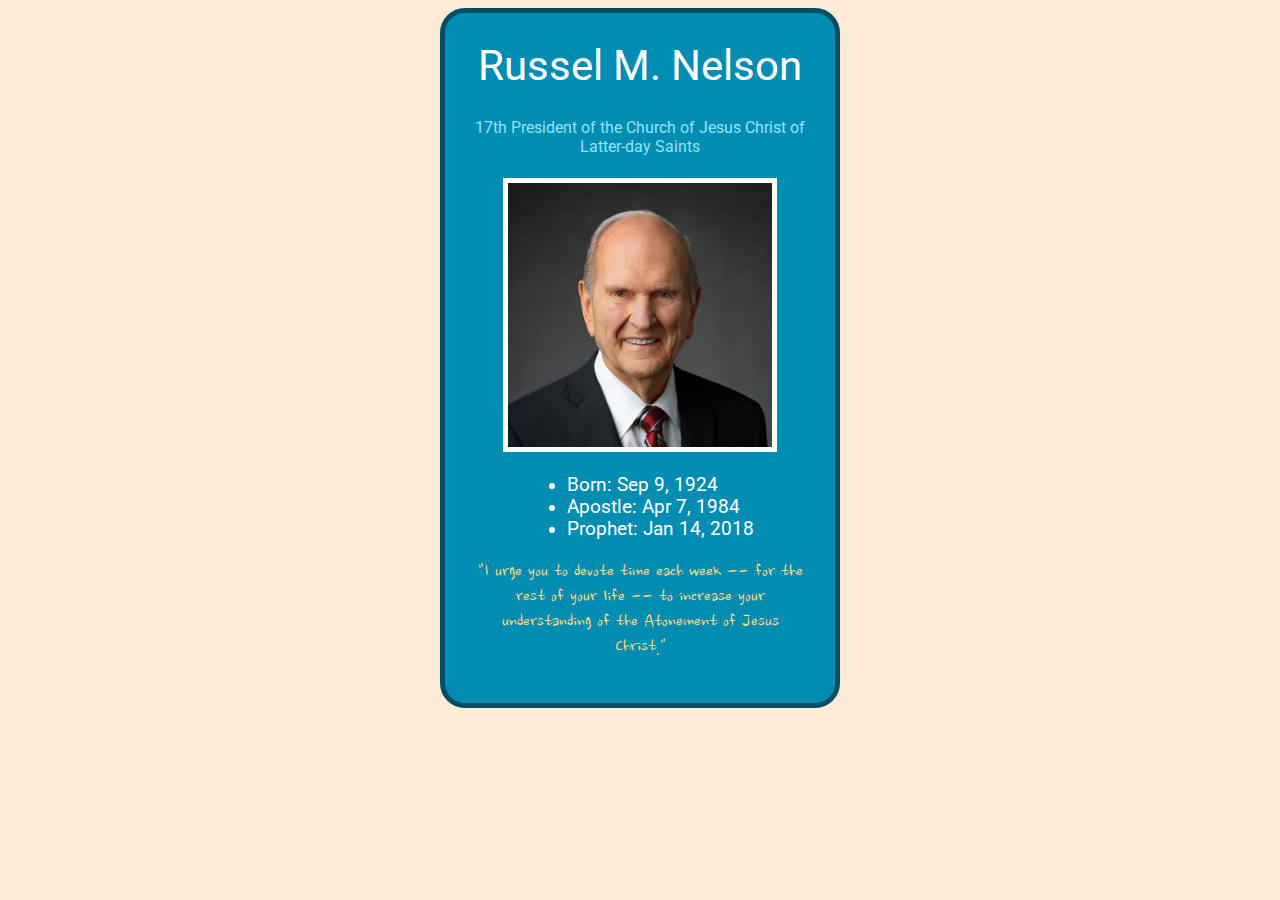
<file: ice/prophet_cards/nelson.html>
<!DOCTYPE html>
<html lang="en">
<head>
    <meta charset="UTF-8">
    <meta name="viewport" content="width=device-width, initial-scale=1.0">

    <link rel="preconnect" href="https://fonts.googleapis.com">
    <link rel="preconnect" href="https://fonts.gstatic.com" crossorigin>
    <link href="https://fonts.googleapis.com/css2?family=Nanum+Brush+Script&display=swap" rel="stylesheet">

    <link rel="preconnect" href="https://fonts.googleapis.com">
    <link rel="preconnect" href="https://fonts.gstatic.com" crossorigin>
    <link href="https://fonts.googleapis.com/css2?family=Roboto:ital,wght@0,100..900;1,100..900&display=swap" rel="stylesheet">

    <title>Russell M. Nelson</title>
    <style>
        body {
            display: grid;
            place-items: center;
            background: #FFecd7;
            text-align: center;
        }
        
        ul {
            list-style-position: outside;
            margin: auto;
            text-align: center;
        }
        
        .card {
            width: 400px;
            height: 700px;
            background-color: #008db1;
            border: 5px solid #004e63;
            border-width: 100px solid white;
            border-radius: 25px;
            padding: 0 30px;
            box-sizing: border-box;
        }
        
        h1 {
            color: #fffffe;
            font-size: 42px;
            font-family: "Roboto", sans-serif;
            font-weight: 400;
        }
        
        h4 a {
            color: #91e4fb;
            text-decoration: none;
            font-family: "Roboto", sans-serif;
            font-weight: 400;
        }

        h3 {
            color: #fffffe;
        }

        .paragraph {
            color: #ffd783;
            font-family: "Nanum Brush Script", cursive;
            font-size: 20px;
            font-weight: 400;
        }

        img {
            border: 5px solid #fffffe;
            width: 80%;
        }

        .list_holder {
            display: grid;
            text-align: center;
        }

        .list {
            list-style-position: outside;
            width: fit-content;
            text-align: left;
            font-family: "Roboto", sans-serif;
            font-weight: 400;
        }

    </style>
</head>
<body>
    <div class="card">
        <h1>Russel M. Nelson</h1>
        <h4>
            <a href="https://churchofjesuschrist.org" target="_blank">17th President of the Church of Jesus Christ of Latter-day Saints</a>
        </h4>
        <div>
            <img src="images/russell_nelson.png" alt="russell nelson">
        </div>
        <h3>
            <div class="list-holder">
                <ul class="list">
                    <li>Born: Sep 9, 1924</li>
                    <li>Apostle: Apr 7, 1984</li>
                    <li>Prophet: Jan 14, 2018</li>
                </ul>
            </div>
        </h3>
        <p class="paragraph">"I urge you to devote time each week -- for the rest of your life -- to increase your understanding of the Atonement of Jesus Christ."</p>
    </div>
    </body>
</html>
</file>
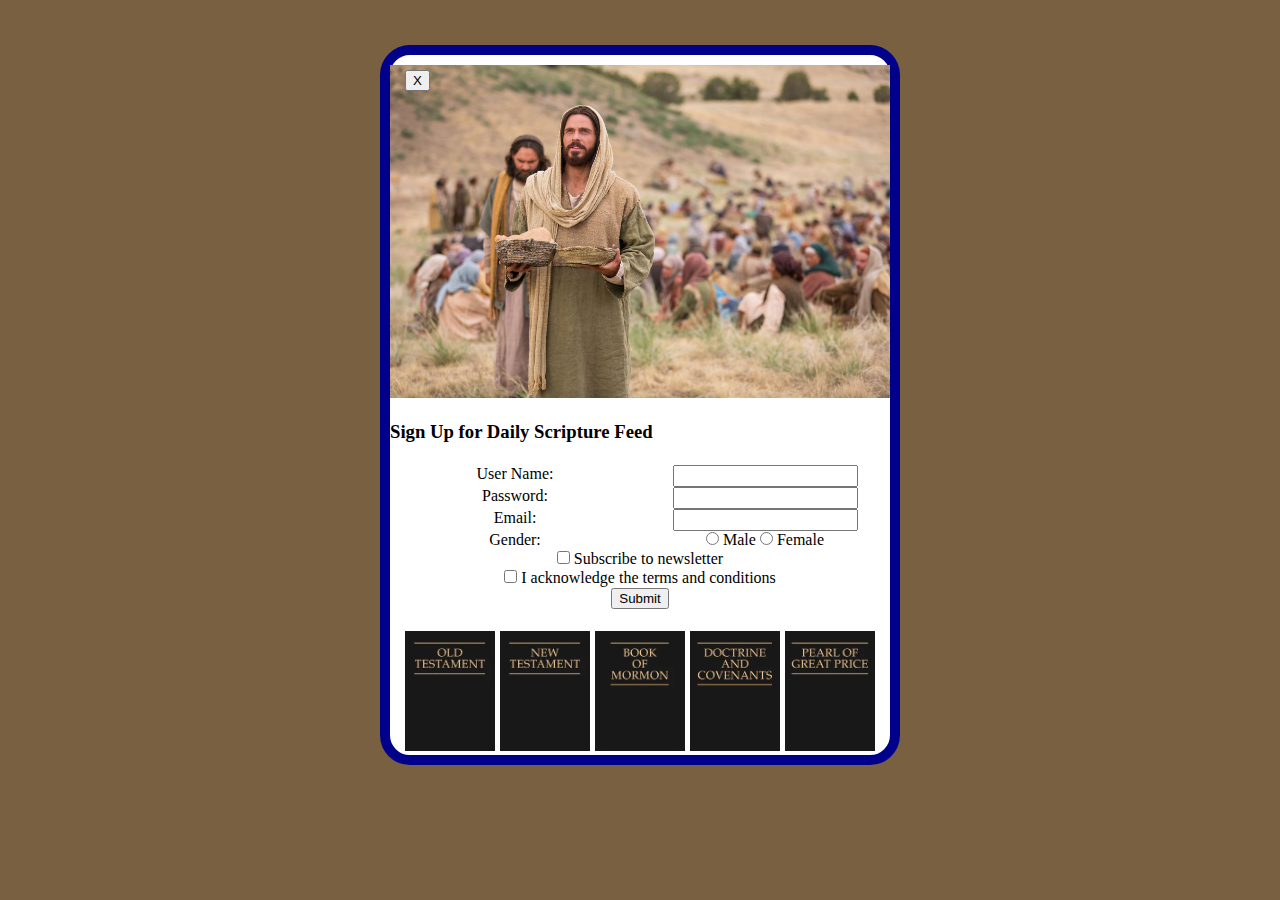
<file: ice/signup/signup.html>
<!DOCTYPE html>
<html lang="en">

<head>
    <meta charset="UTF-8">
    <meta name="viewport" content="width=device-width, initial-scale=1.0">

    <link rel="stylesheet" href="styles/style.css">
    <title>Daily Feed Sign Up</title>

    <style>
        * {
            margin: 0;
        }

        body {
            background: rgb(120, 96, 64);
        }
    </style>




</head>

<body>
    <div id="formContainer">
        <button type="button" id="closeBtn">X</button>
        <img src="images/jesus_feeds_5000.jpeg" alt="" class="banner">
        <h3>Sign Up for Daily Scripture Feed</h3>
        <form id="myForm">
            <div class="section1">
                <label for="username">User Name:</label>
                <input type="text" id="username" name="username" required>
    
                <label for="password">Password:</label>
                <input type="password" id="password" name="password" required>
    
                <label for="email">Email:</label>
                <input type="email" id="email" name="email" required>
                
                <label>Gender:</label>
                <div>
                    <input type="radio" id="male" name="gender" value="male" required>
                    <label for="male">Male</label>
                    <input type="radio" id="female" name="gender" value="female" required>
                    <label for="female">Female</label>
                </div>
            </div>

            <div class="section2">
                <section>
                    <input type="checkbox" id="newsletter" name="newsletter">
                    <label for="newsletter">Subscribe to newsletter</label>
                </section>

                <section>
                    <input type="checkbox" id="conditions" name="conditions" required>
                    <label for="conditions">I acknowledge the terms and conditions</label>
                </section>

                <section>
                    <button type="submit">Submit</button>
                </section>
            </div>
            <div class="scriptures">
                <img src="images/old_testament.webp" alt="">
                <img src="images/new_testament.webp" alt="">
                <img src="images/book_of_mormon.webp" alt="">
                <img src="images/doctrine_and_covenants.webp" alt="">
                <img src="images/pearl_of_great_price.webp" alt="">
            </div>
        </form>
    </div>

    <div id="output"></div>

    <script>
        // Here is some Javascript to start looking forward to wdd131
        document.getElementById("closeBtn").addEventListener("click", function () {
            document.getElementById("formContainer").style.display = "none";
         });
        const form = document.getElementById('myForm');
        const output = document.getElementById('output');

        form.addEventListener('submit', function (event) {
            event.preventDefault(); // Stop form from actually submitting

            const formData = new FormData(form);
            const entries = [];

            for (const [key, value] of formData.entries()) {
                if (key == "password") {
                    entries.push(`<strong>${key}</strong>: ${value} (you should probably encrypt the password)`);
                } else {
                    entries.push(`<strong>${key}</strong>: ${value}`);
                }
            }

            output.innerHTML = `
            <br>  
            <h3>Here is the data that would be sent to the server:</h3>
            <ul>
                ${entries.map(item => `<li>${item}</li>`).join('')}
            </ul>
            `;
                });
    </script>

</body>

</html>
</file>
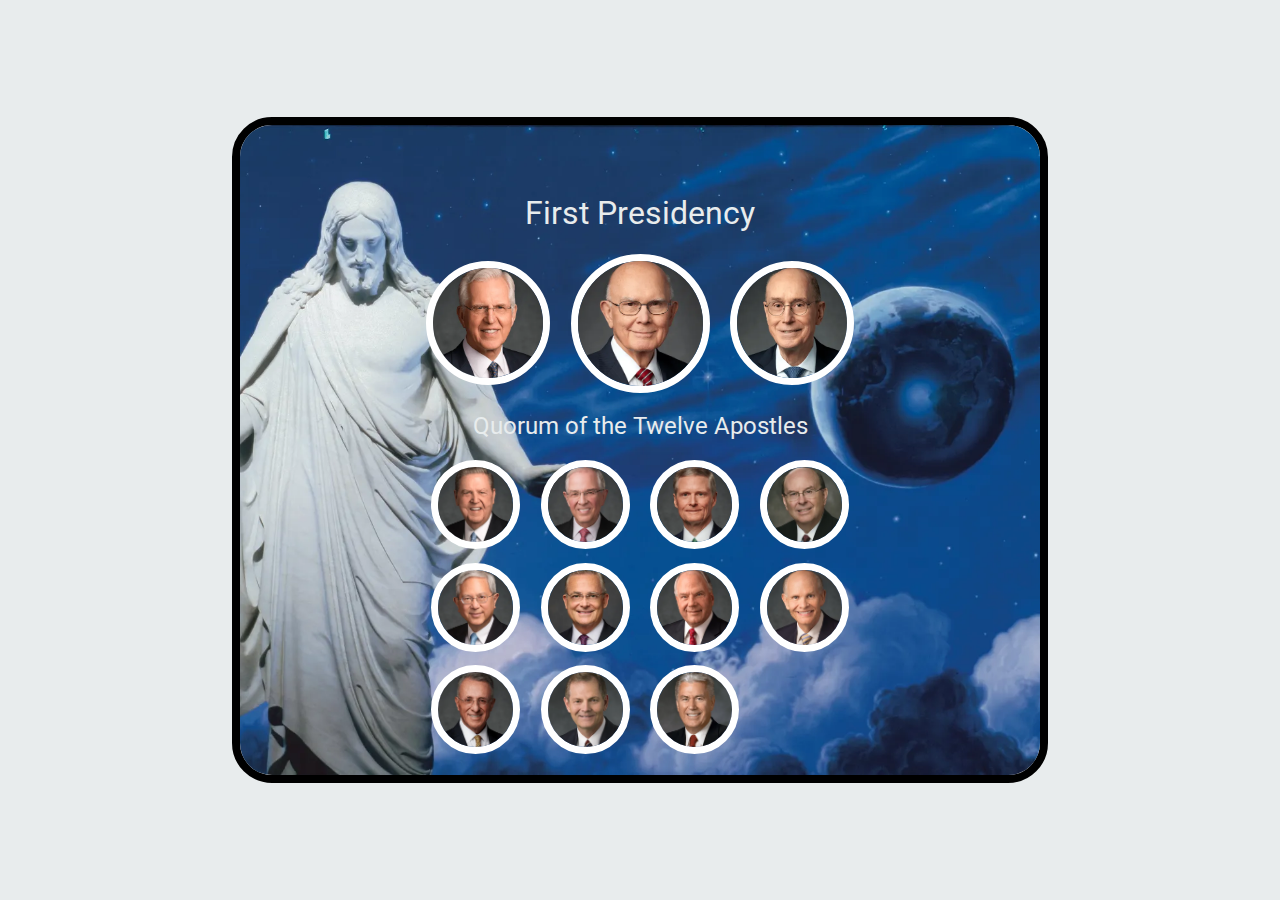
<file: ice/apostle_spotlight/apostle_spotlight/apostles.html>
<!DOCTYPE html>
<html lang="en">
<head>
    <meta charset="UTF-8">
    <meta name="viewport" content="width=device-width, initial-scale=1.0">

    <link rel="preconnect" href="https://fonts.googleapis.com">
    <link rel="preconnect" href="https://fonts.gstatic.com" crossorigin>
    <link href="https://fonts.googleapis.com/css2?family=Roboto:ital,wght@0,100..900;1,100..900&display=swap" rel="stylesheet">

    <title>Apostles Spotlights</title>
    <style>
        body {
            color: #e8eced;
            background-color: #e8eced;
            display: flex;
            justify-content: center;
            align-items: center;
            text-align: center;
            height: 100vh;
            margin: 0;
        }
        
        .gallery {
            position: relative;
            display: grid;
            justify-content: center;
            align-items: center;
        }
        
        .top_cards {
            display: grid;
            grid-template-columns: repeat(3, 1fr);
            margin: 0 auto;
            gap: 5%;
            justify-content: center;
        }

        .top_cards img {
            width: 110px;
            height: 110px;
            overflow: hidden;
            object-fit: cover;
            margin: auto;
        }

        .top_cards img:nth-child(2) {
            width: 125px;
            height: 125px;
        }

        
        img {
            border-radius: 100px;
            border: 7px solid white;
        }
        
        img.bg {
            position: absolute;
            top: 50%;
            left: 50%;
            z-index: -1;
            transform: translate(-50%, -50%);
            max-width: 1400px;
            width: 800px;
            height: 650px;
            overflow: hidden;
            object-fit: cover;
            justify-content: center;

            border-radius: 40px;
            border: 8px solid black;

            margin: auto;
        }

        .bottom_cards {
            display: grid;
            grid-template-columns: repeat(4, 1fr);
            gap: 5%;
            justify-content: center;
        }

        .bottom_cards img {
            width: 75px;
            height: 75px;
            overflow: hidden;
            object-fit: cover;
        }

        h1, h2 {
            font-family: "Roboto", sans-serif;
            font-weight: 400;
        }
    </style>
</head>
<body>
<section class="gallery">
    <div class="bg-container">
        <img src="images/christus.webp" alt="christus" class="bg">
    </div>
    
    <h1>First Presidency</h1>
    <div class="top_cards">
        <img src="images/christofferson.webp" alt="christofferson">
        <img src="images/oaks.webp" alt="oaks">
        <img src="images/eyring.webp" alt="eyring">
    </div>

    <h2>Quorum of the Twelve Apostles</h2>
    <div class="bottom_cards">
        <img src="images/holland.webp" alt="holland">
        <img src="images/anderson.webp" alt="anderson">
        <img src="images/bednar.webp" alt="bednar">
        <img src="images/cook.webp" alt="cook">

        <img src="images/gong.webp" alt="gong">
        <img src="images/kearon.webp" alt="kearon">
        <img src="images/rasband.webp" alt="rasband">
        <img src="images/renlund.webp" alt="renlund">
        
        <img src="images/soares.webp" alt="soares">
        <img src="images/stevenson.webp" alt="stevenson">
        <img src="images/uchtdorf.webp" alt="uchtdorf">
    </div>
</section>
</body>
</html>
</file>
<file: styles/style.css>
body {
    background-color: #eddcd9;
    width: 75%;
    margin: 0 auto;
    font-family: "Roboto", sans-serif;
}

nav {
    color: #de5499;
    text-align: center;
    width: 100%;
    height: 40px;
    align-content: center;
    font-size: 1.25em;
    padding-bottom: 25px;
    padding-top: 25px;
}
img {
    width: 300px;
    background-color: #eddcd9;
    border-radius: 50%;
}
.main-container {
    text-align: center;
    padding: 10px;
    background-color: #f2ebe9;
}

.nav-element {
    padding: 20px;
    background-color: #f2ebe9;
    color: #de5499;
    text-decoration: none;
}

h2 {
    color: #264143;
    background-color: #eddcd9;
    align-content: center;
    border-radius: 5%;
    width: 200px;
    height: 100px;
    font-size: 2em;
}

h1 {
    font-weight: 300;
    color: #264143;
    font-size: 40px;
    text-align: center;
}

p {
    color: rgb(234, 138, 90);
    font-size: 30px;
}

#ice-container {
    background-color: #f2ebe9;
    display: flex;
    padding: 50px;
    flex-wrap: wrap;
    flex-direction: row;
    justify-content: center;
    gap: 50px;
}

.ice-card {
    background-color: #de5499;
    min-width: 200px;
    min-height: 200px;
    height: 100px;
    color: #f2ebe9;
    text-decoration: none;
    font-size: 40px;
    display: inline-block;
    text-align: center;
    align-content: center;
    border-radius: 25%;
    font-size: 30px;
}

.content {
    align-content: center;
    display: grid;
    grid-template-columns: 1fr 1fr;
    
    padding: 50px;
    justify-content: center;
    align-items: center;
    text-align: center;
}

.wwr {
    display: grid;
    justify-content: center;
    font-size: 1.5em;
    color: #de5499;
}

footer {
    height: 50px;
    color: #f2ebe9;
    background-color: #264143;
    text-align: center;
    align-content: center;
}
</file>
<file: wwr/styles/style.css>
@import url('https://fonts.googleapis.com/css2?family=Roboto&family=Poppins&display=swap');
@import url('https://fonts.googleapis.com/css2?family=Inconsolata:wght@200..900&family=Poppins:ital,wght@0,100;0,200;0,300;0,400;0,500;0,600;0,700;0,800;0,900;1,100;1,200;1,300;1,400;1,500;1,600;1,700;1,800;1,900&display=swap');


@media screen and (max-width: 900px) {
    #hero, .home-grid {
        display: block;
        height: auto;
    }
    nav, footer {
        flex-direction: column;
    }
    nav a {
        display: block;
        padding: 15px;
    }
    #hero {
        margin-top: 0;
    }
    #hero-msg {
        margin-top: 0;
    }
    #hero-msg h4 {
        display: none;
    }
    #hero-msg h1 {
        color: #DEC484;
    }
    #hero-msg h1 {
        color: #DEC484;
    }
    .home-title {
        font-size: 25px;
    }
    .rivers-card, .camping-card, .rapids-card {
        margin: 50px auto;
        width: 100%;
    }
    #background {
        display: none;
    }
    .mountains, .msg {
        width: 100%;
        display: block;
        margin: 0 auto;
    }
    footer {
        margin-top: 25px;
    }
}

#content {
    max-width: 1600px;
    margin: 0 auto;
    text-align: center;
}

#background {
    height: 725px;
    background-color: #577E89;
}

.home-grid {
    display: grid;
    grid-template-columns: repeat(10, 1fr);
    gap: 20px;
    justify-items: center;
}

nav a {
    text-decoration: underline;
    color: white;
    text-align: center;
    padding: 35px;
}

.home-title {
    color: black;
    font-family: "Roboto", sans-serif;
    font-size: 2em;
    margin-top: 10px;
}

.book, .join {
    color: black;
    text-decoration: underline;
    background-color: #DEC484;
    font-size: 18px;
    padding: 15px 30px;
    margin-top: 50px;
    border-radius: 5px;
}

.book:hover, .join:hover {
    color: white;
    background-color: #6F9F9C;
    border-radius: 5px;
}

.msg {
    background-color: #577E89;
    line-height: 1.5em;
    padding: 35px;
    grid-column: 6/10;
    grid-row: 6/7;
}

.msg h2 {
    color: white;
    background-color: #6F9F9C;
    font-family: "Poppins", sans-serif;
}

.msg p{
    color: #DEC484;
    background-color: #6F9F9C;
    font-size: .8em;
    padding-bottom: 15px;
}

footer {
    color: white;
    background-color: #6F9F9C;
    font-family: "Roboto", sans-serif;
    padding: 25px 50px;
    margin-top: 200px;

    display: flex;
    justify-content: space-around;
    align-items: center;
}

#footer a {
    color: #DEC484;
    text-decoration: underline;
}

footer a:hover {
    color: white;
}

footer p {
    font-size: 1.2em;
}

footer p a:hover {
    text-decoration: underline;
}

footer .social img {
    padding-top: 15px;
}

#hero-msg h1, #hero-msg h4 {
    text-align: center;
    color: white;
    width: 100%;
}

#hero-img {
    width: 100%;
}

h2 {
    margin: 0;
}

.button-box {
    text-align: center;
    color: #6F9F9C;
}

main section {
    text-align: center;
    color: #577E89;
}

main section img {
    box-sizing: border-box;
}


body{
    background-color: white;
    color: #6F9F9C;
    font-size: 22px;
    margin: 0;
    padding: 0;
}

header {
    background-color: rgba(20, 30, 13, .7);
    display: grid;
    grid-template-columns: 150px auto;
}

nav a:hover {
    background-color: white;
    color: #6F9F9C;
}

nav {
    display: flex;
    justify-content: space-around;
}

#logo_link {
    padding-top: 5px;
    justify-self: center;
    align-self: center;
}

#hero {
    display: grid;
    grid-template-columns: 1fr 3fr 1fr;
    margin-top: -100px;
}

#hero-box {
    grid-column: 1/4;
    grid-row: 1/3;
    z-index: -1;
}

#hero-msg {
    grid-column: 2/3;
    grid-row: 1/2;
    margin-top: 150px;
}

.icon {
    width: 80px;
}

.logo {
    width: 80px;
}

#logo_link {
    padding-top: 5px;
}

.rivers-card, .camping-card, .rapids-card {
    margin: 200px 0;
}

.card-img {
    border: 10px solid #577E89;
    transition: transform .1s;
    box-shadow: 5px 5px 10px #577E89;
}

.card-img:hover {
    opacity: .90;
    transform: scale(1.05);
}


.card-img, .mountains {
    width: 100%;
}

.rivers-card {
    grid-column: 2/4;
    grid-row: 2/3;
}

.camping-card {
    grid-column: 5/7;
    grid-row: 2/3;
}

.rapids-card {
    grid-column: 8/10;
    grid-row: 2/3;
}

#background {
    grid-column: 1/11;
    grid-row: 4/9;
}

.mountains {
    grid-column: 2/7;
    grid-row: 5/8;
    box-shadow: 5px 5px 10px #577E89;
}

.msg {
    background-color: #577E89;
    padding: 35px;
    grid-column: 6/10;
    grid-row: 6/7;
    box-shadow: 5px 5px 10px #577E89;
}
</file>
<file: ice/boardingpass/styles.css>
body {
    background-color: #cfcfcf;
    font-family: Arial, Helvetica, sans-serif;
}

.departureinfo {
    background-color: #213b56;
    color: white;
    display: grid;
    grid-template-columns: repeat(3, 1fr);
    text-align: center;
}

.departureinfo h2 {
    color: white;
    font-size: 28px;
    margin: 13px 0;
}

.departureinfo h4 {
    color: #213b56;
    font-size: 10px;
}

.gateinfo {
    background-color: white;
    color: #213b56;
}

#boardingpass {
    background-color: white;
    max-width: 50%;
    margin: 0 auto;
}

header {
    display: grid;
    grid-template-columns: repeat(2, 1fr);
    text-align: right;
    padding: 11px 35px 0 25px;
}

.logo {
    text-align: right;
}

header .name {
    margin-top: 10px;
}

footer {
    background-color: white;
}
</file>
<file: ice/basics/beautiful.css>
body {
    background-color:rgba(185, 111, 255, 0.541)
}
h1{
    color: white
    padding 30px 15px;
    border: 2px solid white;

}
p{
    color: purple
}
.flavors{
    background-color: bisque;
    font-style: italic;
    color: rgb(62, 62, 62);
}
</file>
<file: ice/favorite_devo/styles/styles.css>
body {
  margin: 0;
  height: 100%;
  font-family: Arial, sans-serif;
  background: linear-gradient(to bottom, #d3d3d3, #001f3f);
  background-repeat: no-repeat; /* Just in case */
  background-attachment: fixed;
}

.container {
  text-align: center;
}

.header {
  padding: 20px 0;
}

.header-image {
  background-image: url('../images/icenter.png'); /* Replace with your image */
  background-repeat: no-repeat;
  background-position: center;
  height: 150px;
  display: flex;
  flex-direction: column;
  justify-content: center;
  color: white;

}

.header-image h1 {
  margin: 0;
  line-height: 0.9;
    font-size: 3.5em;
  font-weight: bold;
  text-shadow: 2px 2px 4px rgba(0, 0, 0, 0.7);
  background: #00000055;
}

.content-box {
  background-color: white;
  margin: 30px auto;
  width: 90%;
  max-width: 900px;
  padding: 40px;
  box-shadow: 5px 5px 0px black;
  min-height: 400px;
}
</file>
<file: ice/positioning/positionstyles.css>
/* CSS - Name: "positionstyles.css" */
/* Activity 1 styles */
.content1 {
  display: grid;
  grid-template-columns: repeat(2, 1fr);
  justify-items: center;
  gap: 20px;
}
.red1 { 
  width: 100%; 
  height: 100px; 
  background-color: red; 
  grid-column: 1/3;
} 
.green1 {
  width: 200px; 
  height: 200px; 
  background-color: green; 

} 
.yellow1 {
  width: 200px; 
  height: 200px; 
  background-color: gold; 
} 
.blue1 {
  width: 100%; 
  height: 100px; 
  background-color: blue; 
  grid-column: 1/3;
} 
/* Activity 2 styles */ 
.content2 {
  display: grid;
  grid-template-columns: repeat(5, 50px);
  grid-template-rows: repeat(8, 50px);
}
.red2 {
  width: 100px; 
  height: 100px; 
  background-color: red; 
} 
.green2 { 
  width: 100px; 
  height: 100px; 
  background-color: green; 
  grid-row-start: 2;
  grid-column-start: 2;
  z-index: 1;
} 
.yellow2 {
  width: 100px; 
  height: 100px; 
  background-color: gold; 
  grid-row-start: 3;
  grid-column-start: 3;
  z-index: 2;
} 
.blue2 {
  width: 100px; 
  height: 100px; 
  background-color: blue; 
  grid-row-start: 4;
  grid-column-start: 4;
  z-index: 3;
} 
/* Activity 3 styles */ 
.content3 {
  display: grid;
  grid-template-columns: repeat(2, 1fr);
  justify-items: center;
  grid-column-gap: 50px;
}
.red3 {
  width: 100%; 
  height: 100px; 
  background-color: red;
  grid-column: 1/3;
} 
.green3 {
  width: 100%; 
  height: 150px; 
  background-color: green;
} 
.yellow3 {
  width: 100%; 
  height: 150px; 
  background-color: gold; 
} 
.blue3 {
  width: 100%;
  height: 100px; 
  background-color: blue;
  grid-column: 1/3; 
} 
/* Activity 4 styles */ 
.content4 {
  display: grid;
  justify-content: center;
  grid-template-columns: repeat(2, 1fr);
  grid-template-rows: repeat(3, 1fr);
  height: 400px;
}
.red4 {
  width: 100%; 
  height: 100%; 
  background-color: red;
  grid-row: 1/4;
} 
.green4 {
  width: 100%; 
  height: 100%; 
  background-color: green; 
} 
.yellow4 {
  width: 100%; 
  height: 100%; 
  background-color: gold; 
} 
.blue4 {
  width: 100%; 
  height: 100%; 
  background-color: blue; 
  grid-column: 2/2;
} 
/* Activity 5 styles */ 
.content5 {
  justify-items: center;
  grid-template-columns: repeat(2, 1fr);
  height: 400px;
  float: left;
}
.red5 { 
  width: 100%; 
  height: 100px; 
  background-color: red; 
  grid-column: 1/4;
} 
.green5 { 
  width: 200px; 
  height: 200px; 
  background-color: green; 
  float: left;
} 
.yellow5 {
  width: 100%; 
  height: 100%; 
  background-color: gold; 
  grid-row: 2/3;
  grid-column: 1/4;
  flex-wrap: wrap;
} 
.blue5 {
  width: 100%; 
  height: 100px; 
  background-color: blue; 
  grid-column: 1/4;
} 
/* Activity 6 styles */ 
.content6 {
  display: grid;
  grid-template-columns: repeat(6, 1fr);
  grid-template-rows: repeat(6, 1fr);
  width: 600px;
  height: 600px;

  justify-content: center;
}
.red6 {
  background-color: red; 
  grid-column: 1/4;
  grid-row: 1/3;
  z-index: -1;
} 
.green6 {
  background-color: green;
  grid-column: 1/3;
  grid-row: 5/7; 
  z-index: 2;
} 
.yellow6 {
  background-color: gold; 
  grid-column: 5/7;
  grid-row: 3/7;
  z-index: 2;
} 
.blue6 {
  background-color: blue; 
  grid-column: 2/6;
  grid-row: 2/6;
  z-index: 1;
} 


/* Do not make any changes below here */
.activity {
  width: 70%; 
  margin: 20px auto; 
  font-family: Arial, sans-serif; 
  border: 1px solid black; 
  padding: 10px; 
  clear:both; 
  overflow: auto;
} 

.hint {
  border: 1px solid grey;
  background: #e0e0e0;
  padding: .5em;
  position: relative;
  margin: 1em 0;
}
.hint h3 {
  margin: 0;
}
.hint:hover {
  background: #d0d0d0;
}
.hint > div {
  display: none;
}

.hint input[type=checkbox] {
  position: absolute;
  width: 100%;
  height: 100%;
  opacity: 0;
  z-index: 1;
  cursor: pointer;
}

.hint input[type=checkbox]:checked ~ div {
  display: block;
}

.hint i {
  position: absolute;
  transform: translate(-6px, 0);
  margin-top: 16px;
  right: 10px;
  top: -3px;
}
.hint i:before, .hint i:after {
  content: "";
  position: absolute;
  background-color: black;
  width: 3px;
  height: 9px;
}
.hint i:before {
  transform: translate(2px, 0) rotate(45deg);
}
.hint i:after {
  transform: translate(-2px, 0) rotate(-45deg);
}

.hint input[type=checkbox]:checked ~ i:before {
  transform: translate(-2px, 0) rotate(45deg);
}
.hint input[type=checkbox]:checked ~ i:after {
  transform: translate(2px, 0) rotate(-45deg);
}
.hint a {
  position: relative;
  z-index: 1;
}
</file>
<file: ice/signup/styles/style.css>
body {
    display: grid;
    place-items: center;
    height: 100vh;
}

#formContainer {
    position: relative;
    display: grid;
    background-color: white;
    margin: 0 auto;
    height: 100vh;
    width: 500px;
    height: 700px;
    border-radius: 30px;
    
    border: solid darkblue;
    border-width: 10px;
    
    row-gap: 10px;
}

.banner, img {
    width: 100%;
}

.section1 {
    display: grid;
    grid-template-columns: 1fr 1fr;
    text-align: center;
    justify-items: center;

}

.section2 {
    display: grid;
    text-align: center;
}

#myForm {
    display: grid;
    text-align: left;
    width: 100%;
}

#closeBtn {
    position: absolute;
    top: 15px;
    left: 15px;
    margin: 0 auto;
}

.scriptures {
    display: grid;
    grid-template-columns: repeat(5, 1fr);
    margin: 0 auto;
    width: 100%;
}

.scriptures, img {
    width: 90px;
    margin-top: 10px;
    gap: 5px;
    justify-content: center;
}
</file>
